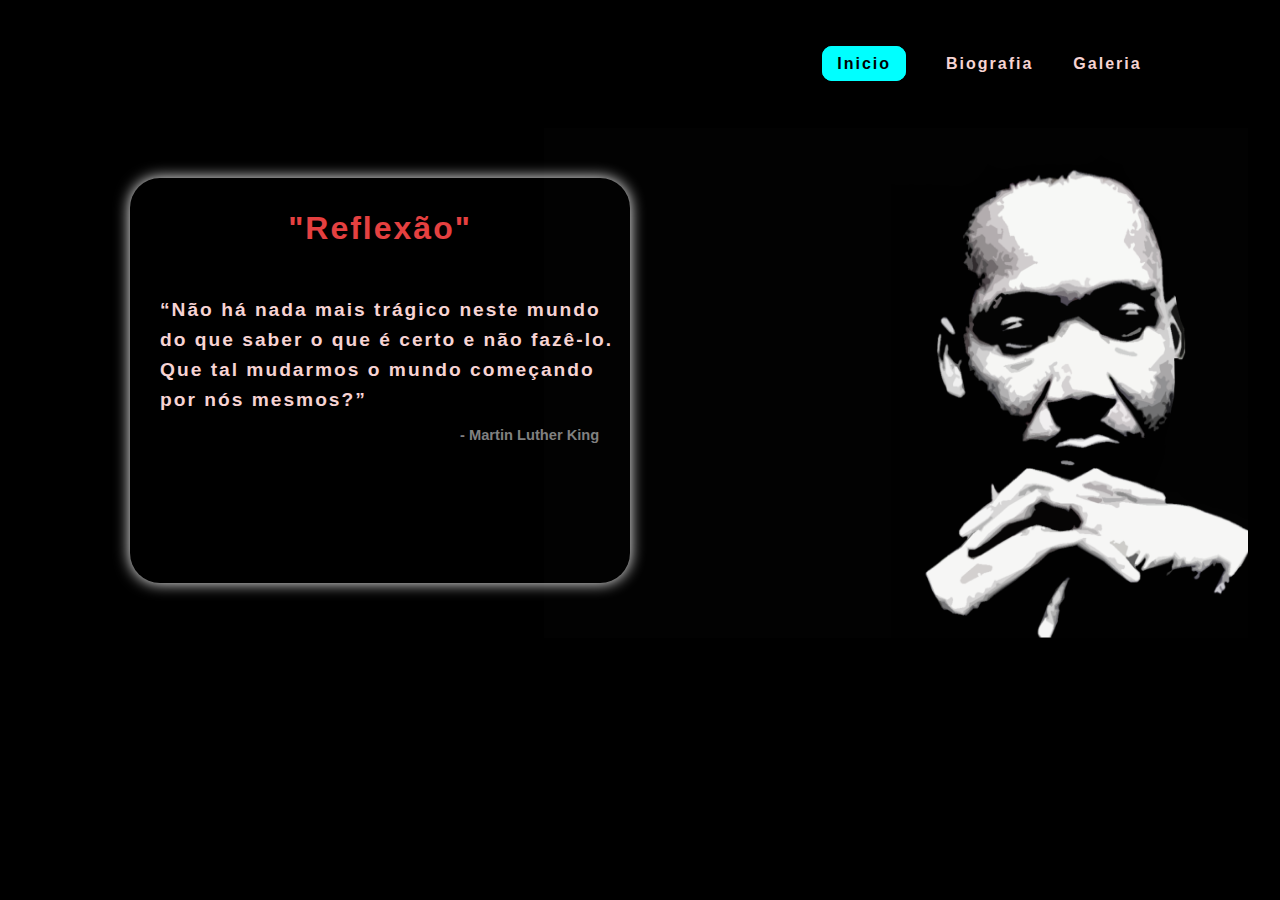
<file: index.html>
<!DOCTYPE html>
<html lang="en">
<head>
    <meta charset="UTF-8">
    <meta name="viewport" content="width=device-width, initial-scale=1.0">
    <link rel="stylesheet" href="style.css">
    <title>Inicio</title>
</head>
<body>
    <header>
        <nav>
            <ul>
                <li><a href="index.html" class="active">Inicio</a></li>
                <li><a href="history.html">Biografia</a></li>
                <li><a href="gallery.html">Galeria</a></li>
            </ul>
        </nav>
    </header>
    <main>
        <div class="texto">
            <h2>"Reflexão"</h2>  
            <h3>“Não há nada mais trágico neste mundo do que saber o que é certo e não fazê-lo. Que tal mudarmos o mundo começando por nós mesmos?”</h3>
            <h5 class="autor"> - Martin Luther King</h5>
        </div>
        <img src="/img/img1.png" alt="fundo">
    </main>
    
    
</body>
</html>
</file>
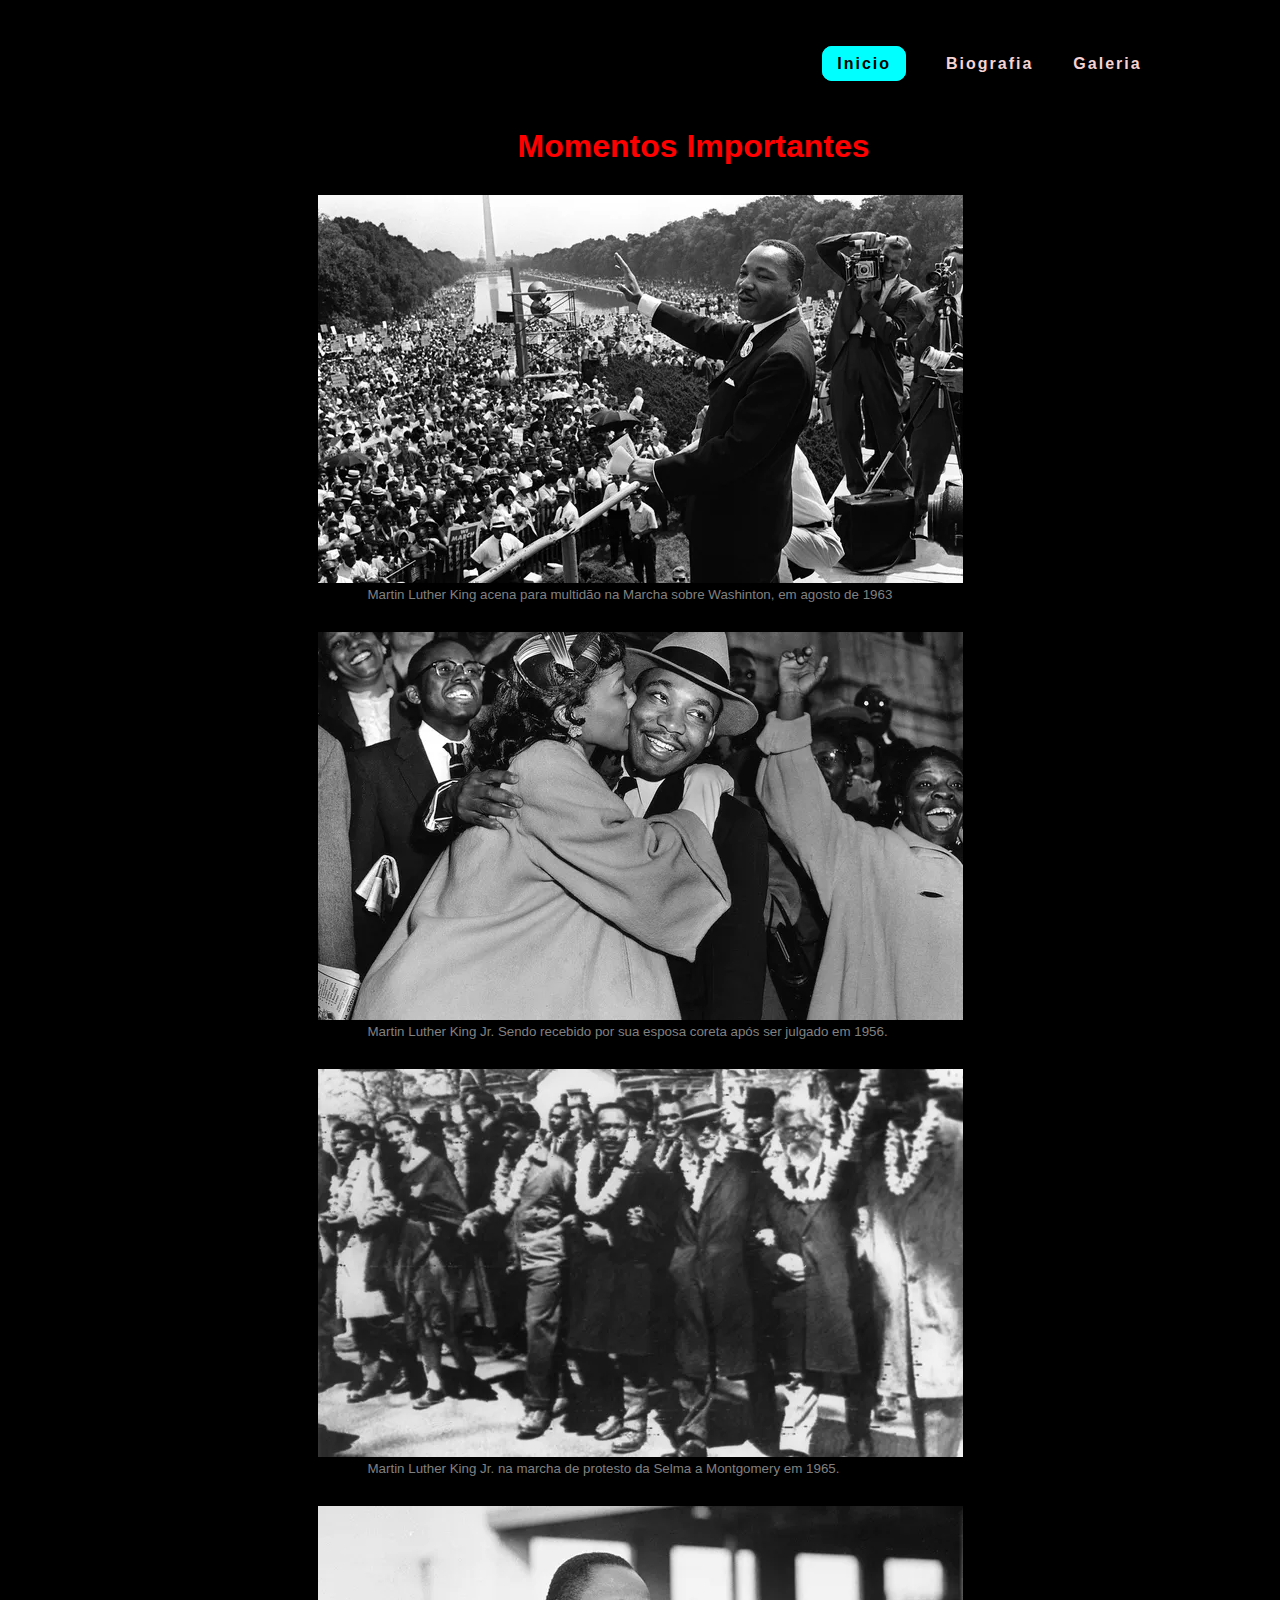
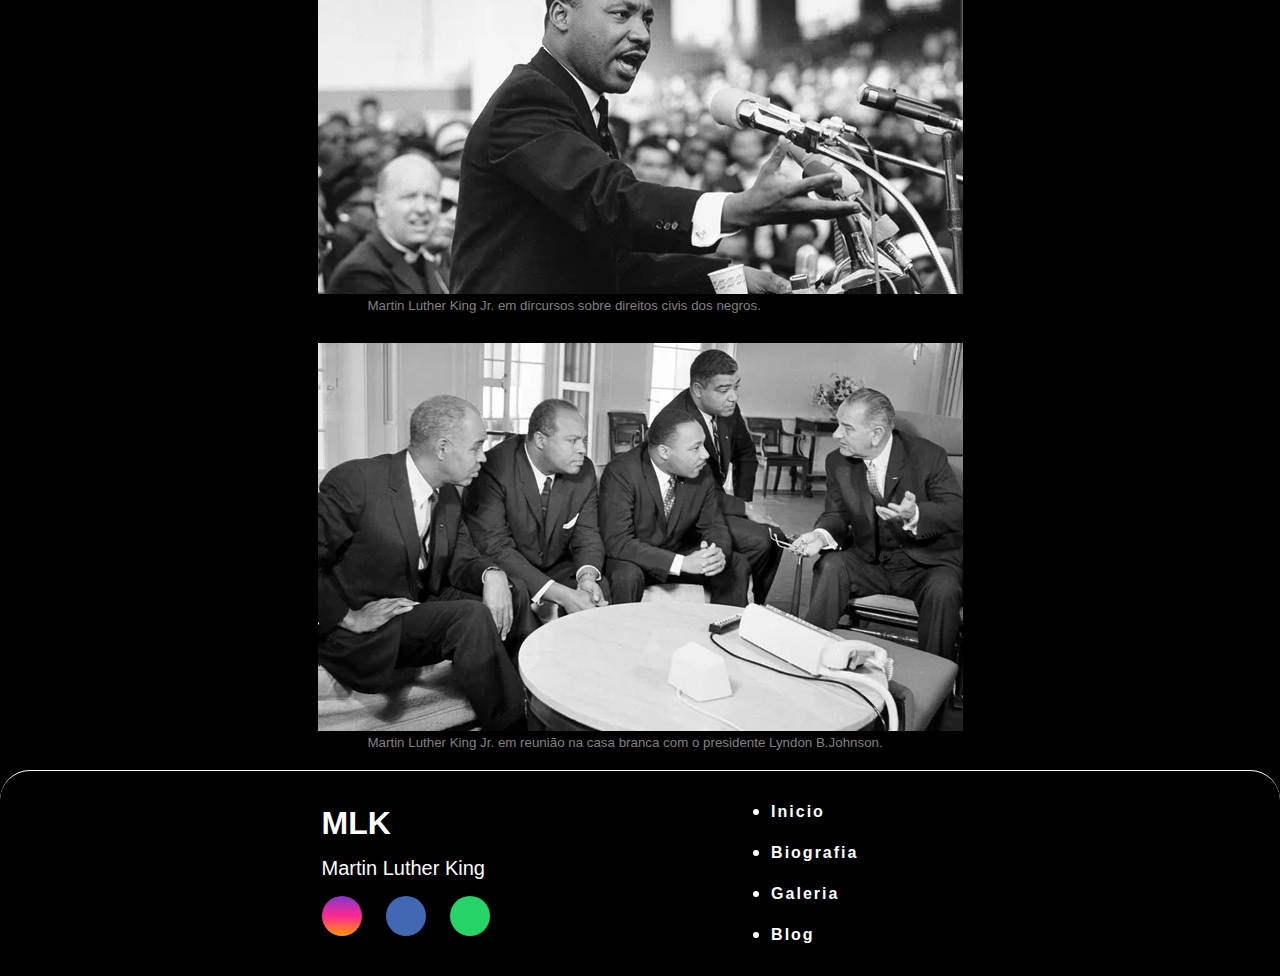
<file: gallery.html>
<!DOCTYPE html>
<html lang="pt-BR">
<head>
    <meta charset="UTF-8">
    <meta name="viewport" content="width=device-width, initial-scale=1.0">
    <link rel="stylesheet" href="https://cdnjs.cloudflare.com/ajax/libs/font-awesome/6.5.2/css/all.min.css" integrity="sha512-SnH5WK+bZxgPHs44uWIX+LLJAJ9/2PkPKZ5QiAj6Ta86w+fsb2TkcmfRyVX3pBnMFcV7oQPJkl9QevSCWr3W6A==" crossorigin="anonymous" referrerpolicy="no-referrer" />
    <link rel="stylesheet" href="style.css">
    <title>Galeria</title>
</head>
<body>
    <header>
        <nav>
            <ul>
                <li><a href="index.html" class="active">Inicio</a></li>
                <li><a href="history.html">Biografia</a></li>
                <li><a href="gallery.html">Galeria</a></li>
            </ul>
        </nav>
    </header>

   <section id="galeria">
        <div class="galler">
            <h1 class="mnt">Momentos Importantes</h1>
            <img src="/img/acena_multidao.png" alt="multidao">
            <p class="contd-ft1">Martin Luther King acena para multidão na Marcha sobre Washinton, em agosto de 1963</p>
            <img src="/img/mart_esposa.png" alt="esposa">
            <p class="contd-ft1">Martin Luther King Jr. Sendo recebido por sua esposa coreta após ser julgado em 1956.</p>
            <img src="/img/protesto.png" alt="protesto">
            <p class="contd-ft1">Martin Luther King Jr. na marcha de protesto da Selma a Montgomery em 1965.</p>
            <img src="/img/martin_discur.png" alt="discurso">
            <p class="contd-ft1">Martin Luther King Jr. em dircursos sobre direitos civis dos negros.</p>
            <img src="/img/casa_branca.png" alt="house">
            <p class="contd-ft1">Martin Luther King Jr. em reunião na casa branca com o presidente Lyndon B.Johnson.</p>
            
        </div>
   </section>
   <footer>
    <div class="footer_content">
        <div class="footer_contacts">
            <h1><span id="k">MLK</span></h1>
            <p class="mt">Martin Luther King</p>
            <div id="social_media">
                <a href="#" class="footer-link" id="instagram">
                    <i class="fa-brands fa-instagram"></i>
                </a>
                <a href="#" class="footer-link" id="facebook">
                    <i class="fa-brands fa-facebook-f"></i>
                </a>
                <a href="#" class="footer-link" id="whatsapp">
                    <i class="fa-brands fa-whatsapp"></i>
                </a>
            </div>
        </div>
        <ul class="footer-list">
            <li class="lit"><a  class="link" href="index.html">Inicio</a></li>
            <li class="lit"><a  class="link" href="history.html">Biografia</a></li>
            <li class="lit"><a  class="link" href="gallery.html">Galeria</a></li>
            <li class="lit"><a  class="link" href="#">Blog</a></li>
            
        </ul>
    </div>
   </footer>
</body>
</html>
</file>
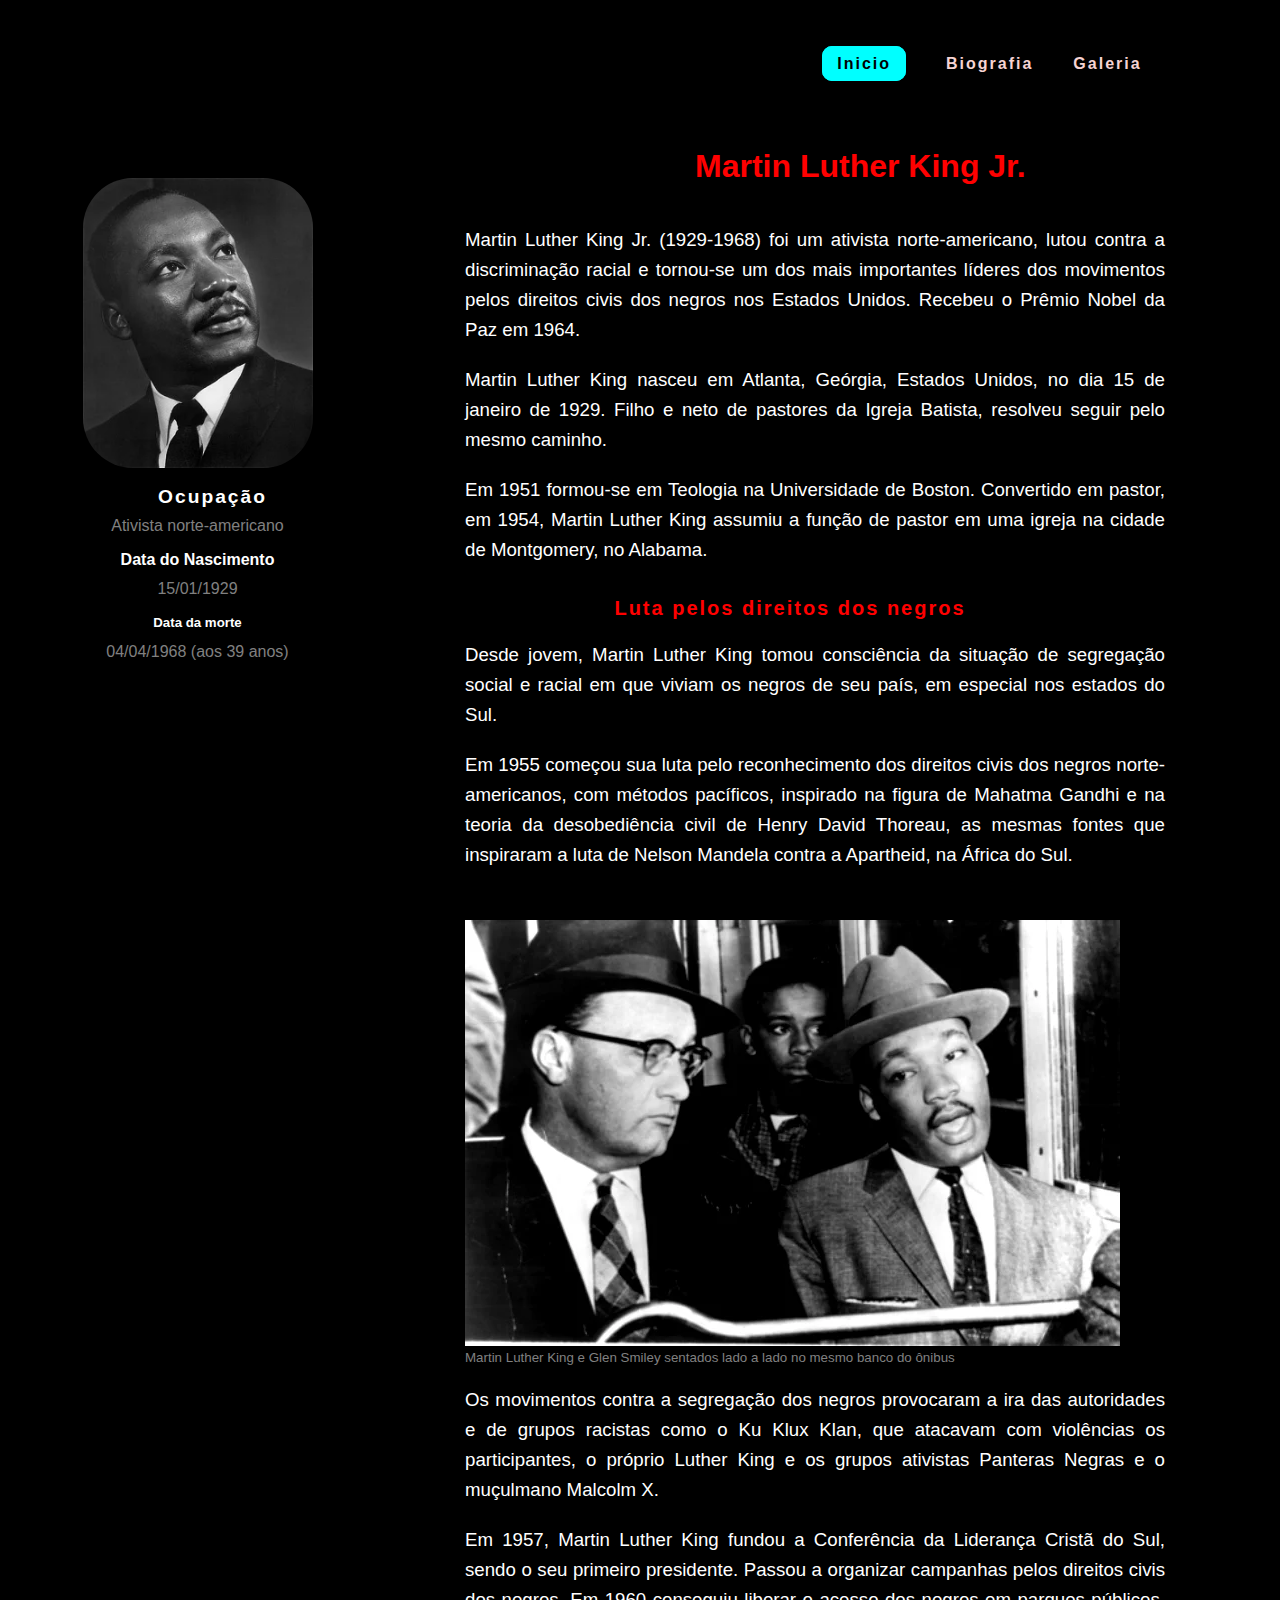
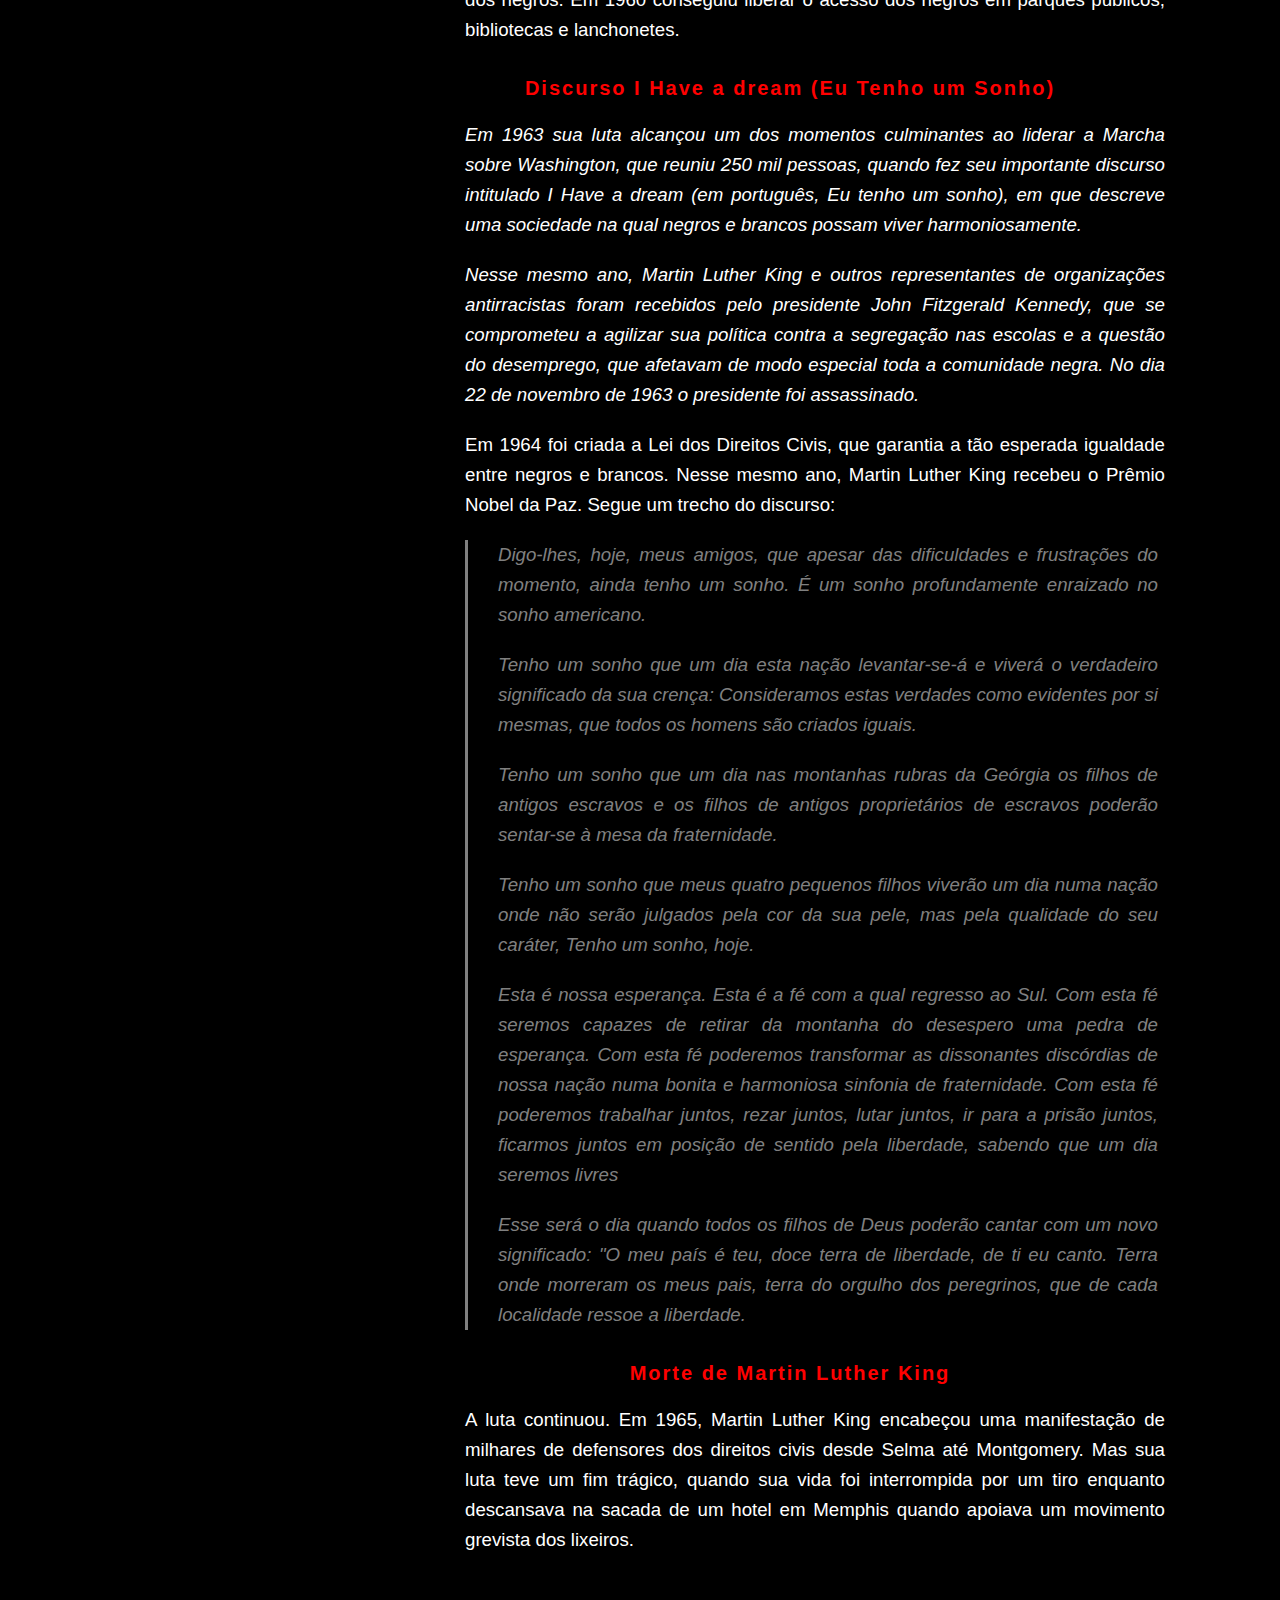
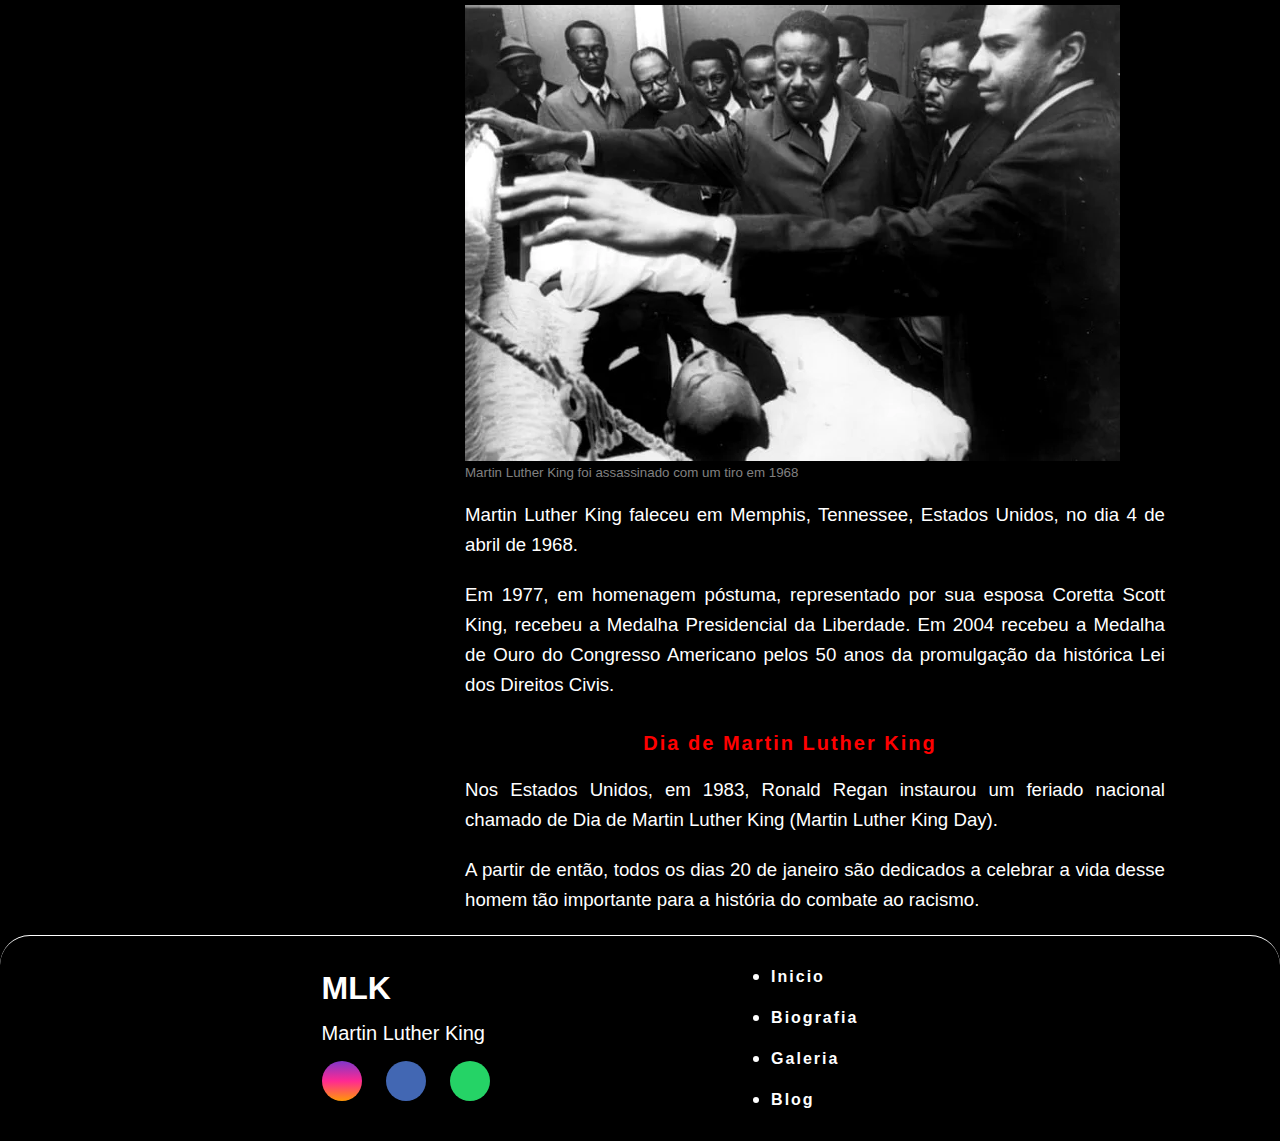
<file: history.html>
<!DOCTYPE html>
<html lang="pt-BR">
<head>
    <meta charset="UTF-8">
    <meta name="viewport" content="width=device-width, initial-scale=1.0">
    <link rel="stylesheet" href="https://cdnjs.cloudflare.com/ajax/libs/font-awesome/6.5.2/css/all.min.css" integrity="sha512-SnH5WK+bZxgPHs44uWIX+LLJAJ9/2PkPKZ5QiAj6Ta86w+fsb2TkcmfRyVX3pBnMFcV7oQPJkl9QevSCWr3W6A==" crossorigin="anonymous" referrerpolicy="no-referrer" />
    <link rel="stylesheet" href="style.css">
    <title>Biografia</title>
</head>
<body>
    <header>
        <nav>
            <ul>
                <li><a href="index.html" class="active">Inicio</a></li>
                <li><a href="history.html">Biografia</a></li>
                <li><a href="gallery.html">Galeria</a></li>
            </ul>
        </nav>
    </header>
    <section id="wrapper">
        <figure>
            <img src="/img/perfil.png" alt="foto">
            <h3 class="perf">Ocupação</h3>
            <p class="txt">Ativista norte-americano</p>
            <h4 class="perf">Data do Nascimento</h4>
            <p class="txt">15/01/1929</p>
            <h5 class="perf">Data da morte</h5>
            <p class="txt">04/04/1968 (aos 39 anos)</p>
        </figure>
        <div class="conteudo">
            <h1 class="luther">Martin Luther King Jr.</h1>
            <p class="contd">
                Martin Luther King Jr. (1929-1968) foi um ativista norte-americano, lutou contra a discriminação racial e tornou-se um dos mais importantes líderes dos movimentos pelos direitos civis dos negros nos Estados Unidos. Recebeu o Prêmio Nobel da Paz em 1964.
            </p>
            <p class="contd">    
                Martin Luther King nasceu em Atlanta, Geórgia, Estados Unidos, no dia 15 de janeiro de 1929. Filho e neto de pastores da Igreja Batista, resolveu seguir pelo mesmo caminho.
            </p>
            <p class="contd">
                Em 1951 formou-se em Teologia na Universidade de Boston. Convertido em pastor, em 1954, Martin Luther King assumiu a função de pastor em uma igreja na cidade de Montgomery, no Alabama.
            </p> 

            <h2 class="sub">Luta pelos direitos dos negros</h2>   

            <p class="contd">
                Desde jovem, Martin Luther King tomou consciência da situação de segregação social e racial em que viviam os negros de seu país, em especial nos estados do Sul.
            </p>
            <p class="contd">
                Em 1955 começou sua luta pelo reconhecimento dos direitos civis dos negros norte-americanos, com métodos pacíficos, inspirado na figura de Mahatma Gandhi e na teoria da desobediência civil de Henry David Thoreau, as mesmas fontes que inspiraram a luta de Nelson Mandela contra a Apartheid, na África do Sul.
            </p>

            <img src="/img/martin_onibus.png" alt="foto_onibus">
            <p class="contd-ft">Martin Luther King e Glen Smiley sentados lado a lado no mesmo banco do ônibus</p>
            <p class="contd">
                Os movimentos contra a segregação dos negros provocaram a ira das autoridades e de grupos racistas como o Ku Klux Klan, que atacavam com violências os participantes, o próprio Luther King e os grupos ativistas Panteras Negras e o muçulmano Malcolm X.
            </p>
            <p class="contd">
                Em 1957, Martin Luther King fundou a Conferência da Liderança Cristã do Sul, sendo o seu primeiro presidente. Passou a organizar campanhas pelos direitos civis dos negros. Em 1960 conseguiu liberar o acesso dos negros em parques públicos, bibliotecas e lanchonetes.
            </p>

            <h2 class="sub">Discurso I Have a dream (Eu Tenho um Sonho)</h2> 

            <p class="contd">
                <em>
                    Em 1963 sua luta alcançou um dos momentos culminantes ao liderar a Marcha sobre Washington, que reuniu 250 mil pessoas, quando fez seu importante discurso intitulado I Have a dream (em português, Eu tenho um sonho), em que descreve uma sociedade na qual negros e brancos possam viver harmoniosamente.
                </em>
            </p>
            <p class="contd"> 
                <em>
                    Nesse mesmo ano, Martin Luther King e outros representantes de organizações antirracistas foram recebidos pelo presidente John Fitzgerald Kennedy, que se comprometeu a agilizar sua política contra a segregação nas escolas e a questão do desemprego, que afetavam de modo especial toda a comunidade negra. No dia 22 de novembro de 1963 o presidente foi assassinado.
                </em>
            </p>
            <p class="contd">
                Em 1964 foi criada a Lei dos Direitos Civis, que garantia a tão esperada igualdade entre negros e brancos. Nesse mesmo ano, Martin Luther King recebeu o Prêmio Nobel da Paz. Segue um trecho do discurso:
            </p>
            <blockquote>
                <p class="ctd">
                    Digo-lhes, hoje, meus amigos, que apesar das dificuldades e frustrações do momento, ainda tenho um sonho. É um sonho profundamente enraizado no sonho americano.
                </p>
                <p class="ctd">
                    Tenho um sonho que um dia esta nação levantar-se-á e viverá o verdadeiro significado da sua crença: Consideramos estas verdades como evidentes por si mesmas, que todos os homens são criados iguais.    
                </p>
                <p class="ctd">
                    Tenho um sonho que um dia nas montanhas rubras da Geórgia os filhos de antigos escravos e os filhos de antigos proprietários de escravos poderão sentar-se à mesa da fraternidade.
                </p>
                <p class="ctd">
                    Tenho um sonho que meus quatro pequenos filhos viverão um dia numa nação onde não serão julgados pela cor da sua pele, mas pela qualidade do seu caráter, Tenho um sonho, hoje.
                </p>
                <p class="ctd">
                    Esta é nossa esperança. Esta é a fé com a qual regresso ao Sul. Com esta fé seremos capazes de retirar da montanha do desespero uma pedra de esperança. Com esta fé poderemos transformar as dissonantes discórdias de nossa nação numa bonita e harmoniosa sinfonia de fraternidade. Com esta fé poderemos trabalhar juntos, rezar juntos, lutar juntos, ir para a prisão juntos, ficarmos juntos em posição de sentido pela liberdade, sabendo que um dia seremos livres
                </p>
                <p class="ctd">
                    Esse será o dia quando todos os filhos de Deus poderão cantar com um novo significado: "O meu país é teu, doce terra de liberdade, de ti eu canto. Terra onde morreram os meus pais, terra do orgulho dos peregrinos, que de cada localidade ressoe a liberdade.
                </p>
                
            </blockquote>
            <h2 class="sub">Morte de Martin Luther King</h2>
            <p class="contd">
                A luta continuou. Em 1965, Martin Luther King encabeçou uma manifestação de milhares de defensores dos direitos civis desde Selma até Montgomery. Mas sua luta teve um fim trágico, quando sua vida foi interrompida por um tiro enquanto descansava na sacada de um hotel em Memphis quando apoiava um movimento grevista dos lixeiros.   
            </p>

            <img src="/img/martin_death.png" alt="">
            <p class="contd-ft">Martin Luther King foi assassinado com um tiro em 1968</p>

            <p class="contd">
                Martin Luther King faleceu em Memphis, Tennessee, Estados Unidos, no dia 4 de abril de 1968.  
            </p>
            <p class="contd">
                Em 1977, em homenagem póstuma, representado por sua esposa Coretta Scott King, recebeu a Medalha Presidencial da Liberdade. Em 2004 recebeu a Medalha de Ouro do Congresso Americano pelos 50 anos da promulgação da histórica Lei dos Direitos Civis. 
            </p>

            <h2 class="sub">Dia de Martin Luther King</h2> 
            <p class="contd">
                Nos Estados Unidos, em 1983, Ronald Regan instaurou um feriado nacional chamado de Dia de Martin Luther King (Martin Luther King Day).
            </p>
            <p class="contd">
                A partir de então, todos os dias 20 de janeiro são dedicados a celebrar a vida desse homem tão importante para a história do combate ao racismo.   
            </p>
            
            
        </div>
    </section>
    
    <footer>
        <div class="footer_content">
            <div class="footer_contacts">
                <h1><span id="k">MLK</span></h1>
                <p class="mt">Martin Luther King</p>
                <div id="social_media">
                    <a href="#" class="footer-link" id="instagram">
                        <i class="fa-brands fa-instagram"></i>
                    </a>
                    <a href="#" class="footer-link" id="facebook">
                        <i class="fa-brands fa-facebook-f"></i>
                    </a>
                    <a href="#" class="footer-link" id="whatsapp">
                        <i class="fa-brands fa-whatsapp"></i>
                    </a>
                </div>
            </div>
            <ul class="footer-list">
                <li class="lit"><a class="link" href="index.html">Inicio</a></li>
                <li class="lit"><a  class="link" href="history.html">Biografia</a></li>
                <li class="lit"><a  class="link" href="gallery.html">Galeria</a></li>
                <li class="lit"><a  class="link" href="#">Blog</a></li>
                
            </ul>
        </div>
    </footer>
    

   
</body>
</html>
</file>
<file: style.css>
*{
    margin: 0;
    padding: 0;
    box-sizing: border-box;
    font-family: Arial, Helvetica, sans-serif;
    text-decoration: none;
}
header{
    width: 100%;
    height: 8rem;
    padding: 1.2% 3%;
    display: flex;
    align-items: center;
    justify-content:flex-end;
    
}

ul{
    display: flex;
    gap: 2.5rem;
    margin-right: 100px;
}

li >a{
    color: rgb(246, 211, 211);
    font-weight: bolder;
    font-size: 1rem;
    letter-spacing: 2px;
    transition: 0.8s ease-in-out;
    outline: none;
}
.active{
    background-color: aqua;
    color: black;
    padding: 8px 14px;
    border: 1px solid aqua;
    border-radius: 10px;
    transition: 0.6s ease-in-out;
    
}
.active:hover{
    background-color: transparent;
    color: white;
}
a:hover{
    color: aqua;
}
body{
    background-color: black;
}
body >main{
    
    width: 100%;
    height: 510px;
    display: flex;
    justify-content: flex-end;
    
}
main > img{
    
    width: 55%;
    height: 100%;
    margin-right: 2rem;
}
.texto{
    margin-top: 50px;
    position: absolute;
    width: 500px;
    height: 45%;
   
    border-radius: 30px;
    margin-right: 650px;
    box-shadow: 0px 0px 15px white;
}
h2{
    
    text-align: center;
    margin-top: 2rem;
    font-size: 2rem;
    color: rgb(229, 64, 64);
    letter-spacing: 2px;
}
h3{
    color: rgb(246, 211, 211);
    margin-top: 3rem;
    margin-left: 30px;
    letter-spacing: 2px;
    line-height: 30px;
    font-size: 1.2rem;
    max-width: 500px;
}
.autor{
    color: gray;
    margin-left: 330px;
    margin-top: 12px;
    font-size: 11pt;
}

/*codigo abaixo history*/
#wrapper{
    display: flex;
    margin-bottom: 20px;
}
.perf{
    margin-top: 5px;
    color: white;
    line-height: 40px;
}
.txt{
    color: gray;
}
figure{
    margin-top: 50px;
    margin-left: 80px;
    width: 235px;
    height: 490px;
    text-align: center;
}
figure > img{
    width: 230px;
    height: 290px;
    border-radius: 50px;
}

.luther{
    padding: 20px 0px;
    color: white;
    margin-left: 380px;
    color: red;
}
.contd{
    color: white;
    text-align: justify;
    font-size: 14pt;
    max-width: 700px;
    margin-top: 20px;
    margin-left: 150px;
    line-height: 30px;
    
}
.sub{
    color: red;
    font-size: 15pt;
}
.conteudo >img{
    margin-left: 150px;
    margin-top: 50px;
}
.contd-ft{
    font-size: 10pt;
    color:gray;
    margin-left: 150px;
}

blockquote{
    border: 1px solid red;
    border-left: 3px solid gray;
    border-left-color: gray;
    width: 800px;
    margin-left: 150px;
    border-top: none;
    border-right: none;
    border-bottom: none;
    
}
.ctd{
    color: gray;
    text-align: justify;
    font-size: 14pt;
    margin-left: 30px;
    max-width: 660px;
    margin-top: 20px;
    line-height: 30px;
    font-style: italic; 
}

#galeria{
   display: flex;
   align-items: center;
   justify-content: center;
   margin-bottom: 20px;
}
.mnt{
    color: red;
    margin-left: 200px;
}
.galler >img{
    margin-top: 30px;
}
    
.contd-ft1{
    font-size: 10pt;
    color:gray;
    margin-left: 50px;
}
footer{
    background-color: black;
    width: 100%;
    height: 200px;
    border-top: 1px solid white;
    border-radius: 30px;
}
.mt{
    color: white;
    font-size: 15pt;
    margin-top: 20px;
}
#k{
    color: white;
}

.footer_content{
    display: flex;
    justify-content: space-evenly;
    padding: 40px;
    line-height: 25px;
   
}
#social_media{
    display: flex;
    gap: 1.5rem;
    margin-top: 15px;
}
#social_media > .footer-link{
    display: flex;
    align-items: center;
    justify-content: center;
    width: 2.5rem;
    height: 2.5rem;
    border-radius: 50%;
    color: white;

}
#instagram{
    background: linear-gradient(#7f37c9,#ff2992,#ff9807)
}
#facebook{
    background-color: #4267b3;
}
#whatsapp{
    background-color: #25d366;
}
.footer-list{
    color:white;
    font-size: 1.2rem;
    display: flex;
    flex-direction: column;
    line-height: 0px;
    
}
.lit > .link{
    color: white;
   
}
</file>
